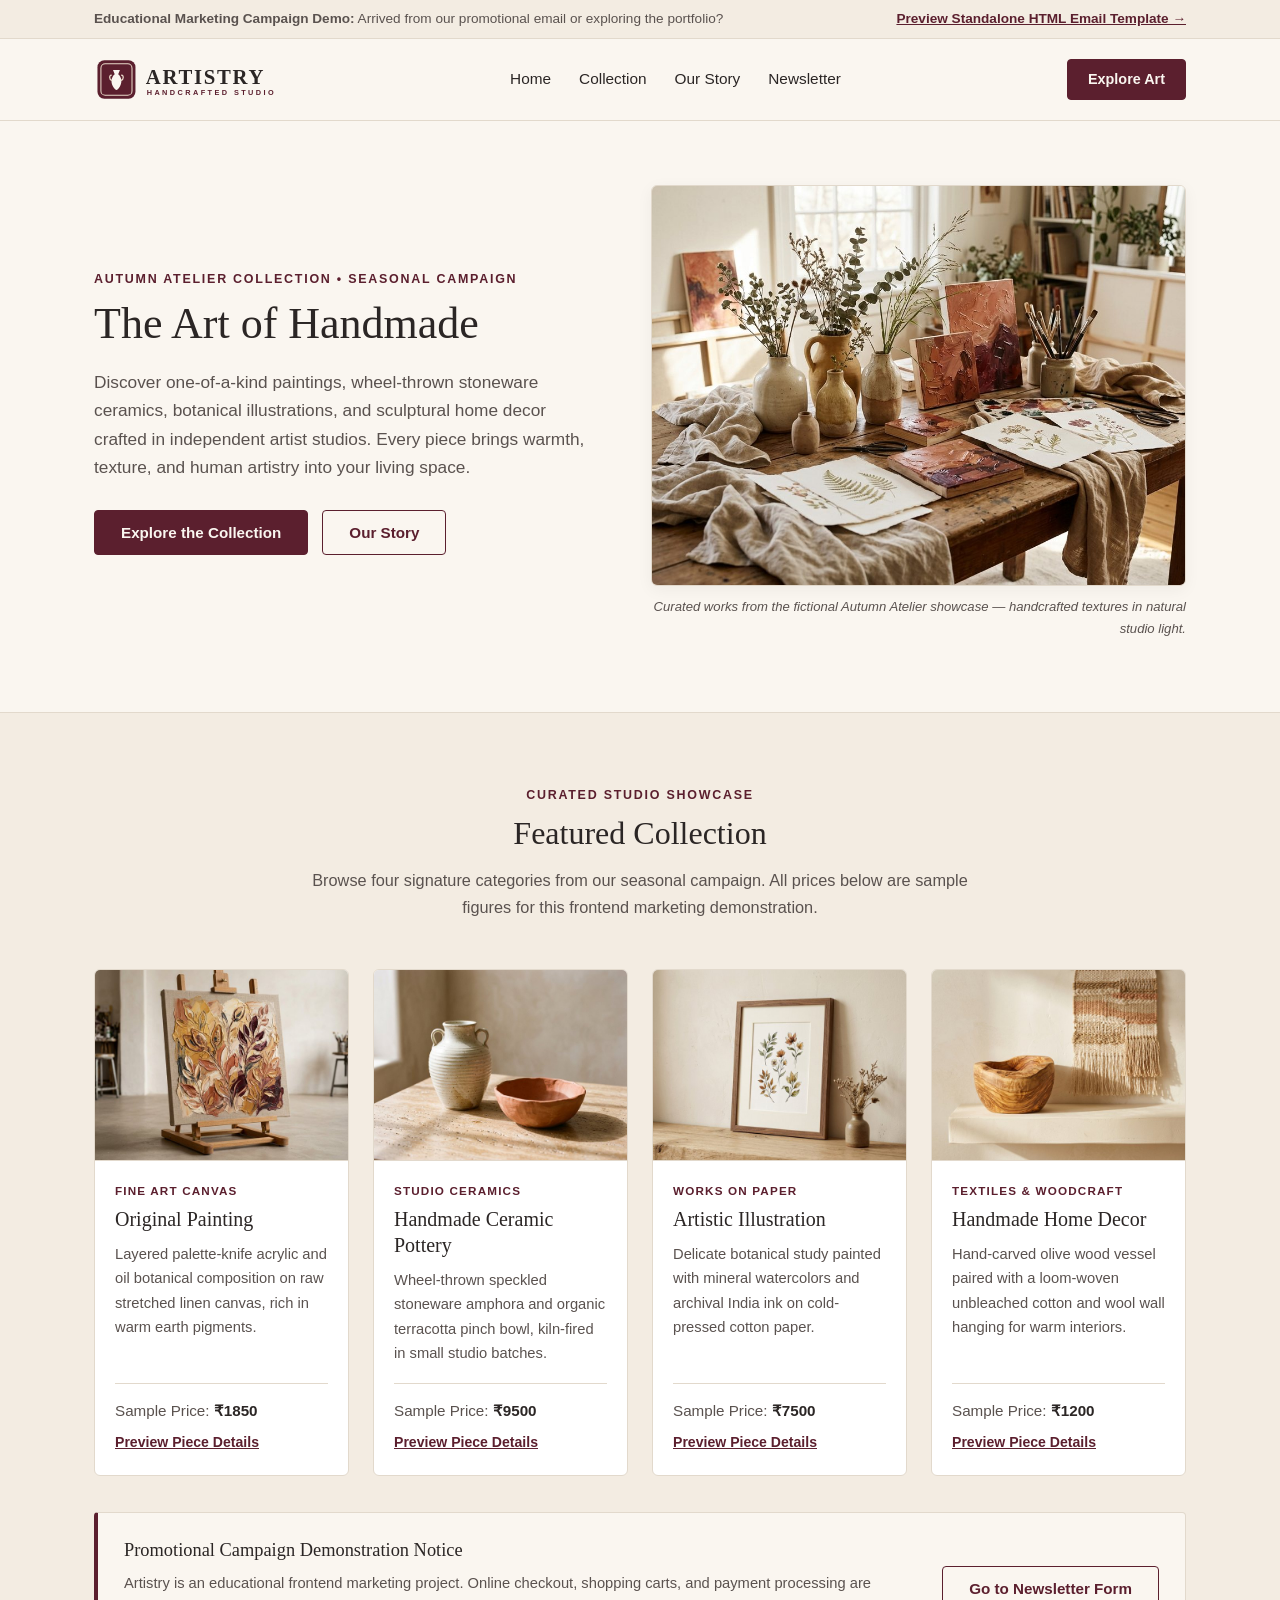
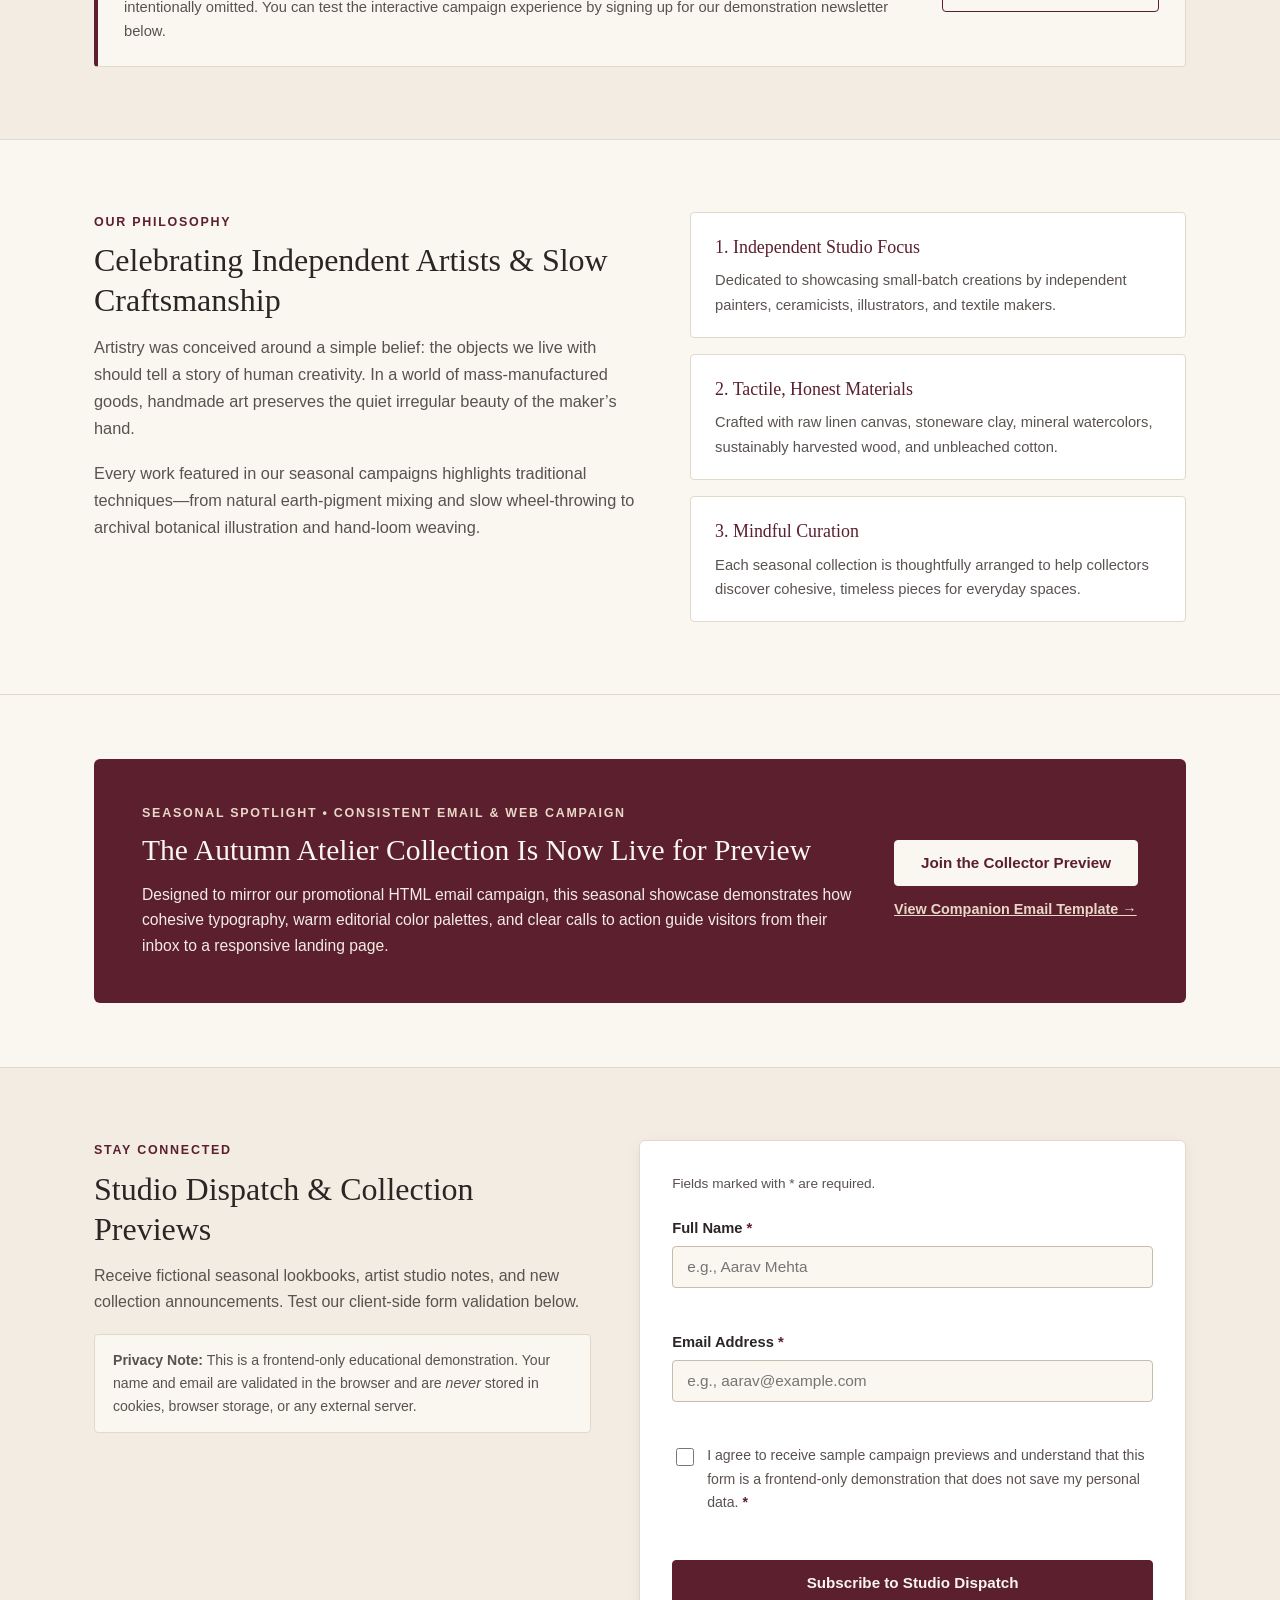
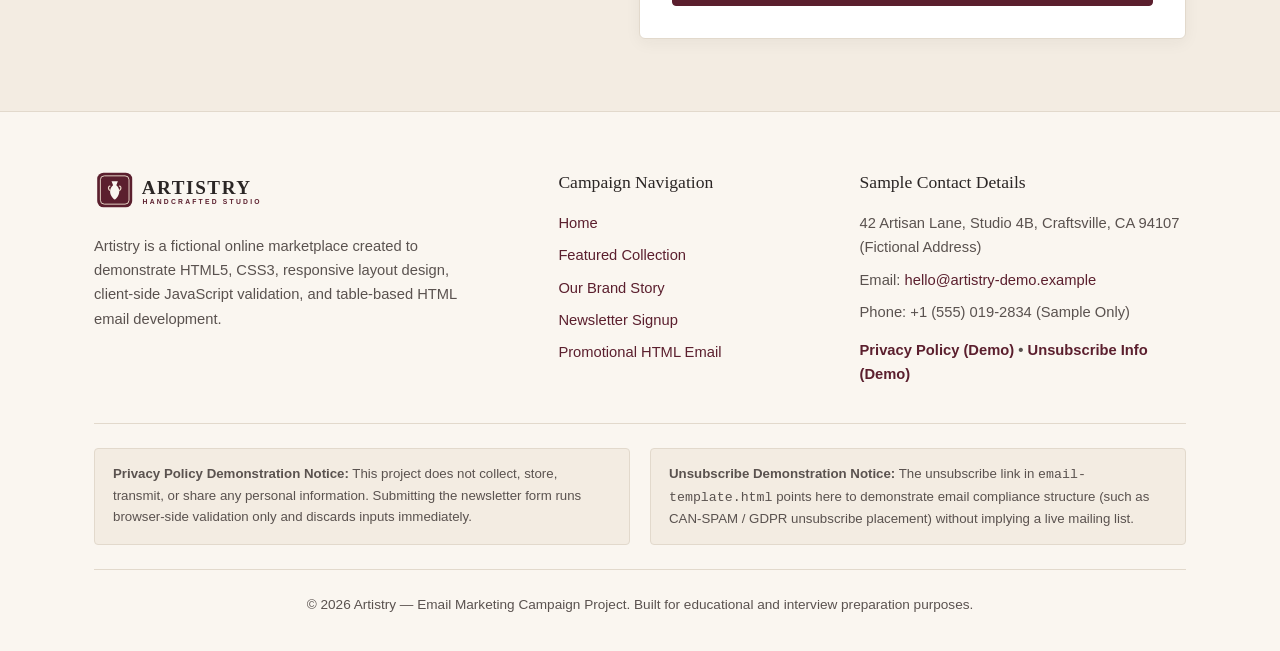
<file: index.html>
<!DOCTYPE html>
<html lang="en">
<head>
  <meta charset="UTF-8">
  <meta name="viewport" content="width=device-width, initial-scale=1.0">
  <meta name="description" content="Artistry — The Art of Handmade. A responsive marketing campaign landing page showcasing original paintings, ceramic pottery, botanical illustrations, and handcrafted home decor.">
  <title>Artistry &mdash; The Art of Handmade | Campaign Landing Page</title>
  <link rel="stylesheet" href="style.css">
</head>
<body>
  <!-- Accessible skip link for keyboard users -->
  <a href="#main-content" class="skip-link">Skip to main content</a>

  <!-- Top Campaign Demo Bar linking to the companion HTML Email Template -->
  <div class="demo-bar" role="region" aria-label="Project demonstration notice">
    <div class="container demo-bar-inner">
      <p class="demo-bar-text">
        <strong>Educational Marketing Campaign Demo:</strong> Arrived from our promotional email or exploring the portfolio?
      </p>
      <a href="email-template.html" class="demo-bar-link">Preview Standalone HTML Email Template &rarr;</a>
    </div>
  </div>

  <!-- A. HEADER AND NAVIGATION -->
  <header class="site-header" id="top">
    <div class="container header-inner">
      <a href="#home" class="brand-logo" aria-label="Artistry Home">
        <img src="assets/logo.svg" alt="Artistry — Handcrafted Studio" width="190" height="48">
      </a>

      <nav class="site-nav" aria-label="Primary navigation">
        <ul class="nav-list">
          <li><a href="#home" class="nav-link">Home</a></li>
          <li><a href="#collection" class="nav-link">Collection</a></li>
          <li><a href="#story" class="nav-link">Our Story</a></li>
          <li><a href="#newsletter" class="nav-link">Newsletter</a></li>
        </ul>
      </nav>

      <a href="#collection" class="btn btn-primary header-cta">Explore Art</a>
    </div>
  </header>

  <main id="main-content">
    <!-- B. HERO SECTION -->
    <section class="hero-section" id="home" aria-labelledby="hero-heading">
      <div class="container hero-grid">
        <div class="hero-content">
          <p class="eyebrow">Autumn Atelier Collection &bull; Seasonal Campaign</p>
          <h1 id="hero-heading" class="hero-title">The Art of Handmade</h1>
          <p class="hero-description">
            Discover one-of-a-kind paintings, wheel-thrown stoneware ceramics, botanical illustrations, and sculptural home decor crafted in independent artist studios. Every piece brings warmth, texture, and human artistry into your living space.
          </p>
          <div class="hero-actions">
            <a href="#collection" class="btn btn-primary">Explore the Collection</a>
            <a href="#story" class="btn btn-secondary">Our Story</a>
          </div>
        </div>

        <figure class="hero-figure">
          <img
            src="assets/images/hero-art.jpg"
            alt="Sunlit artist studio table arranged with handmade ceramic vases, textured oil paintings in terracotta and burgundy tones, and botanical watercolor studies"
            width="960"
            height="720"
            class="hero-image"
          >
          <figcaption class="hero-caption">
            Curated works from the fictional Autumn Atelier showcase &mdash; handcrafted textures in natural studio light.
          </figcaption>
        </figure>
      </div>
    </section>

    <!-- C. FEATURED COLLECTION -->
    <section class="collection-section" id="collection" aria-labelledby="collection-heading">
      <div class="container">
        <div class="section-header">
          <p class="eyebrow">Curated Studio Showcase</p>
          <h2 id="collection-heading" class="section-title">Featured Collection</h2>
          <p class="section-subtitle">
            Browse four signature categories from our seasonal campaign. All prices below are sample figures for this frontend marketing demonstration.
          </p>
        </div>

        <div class="product-grid">
          <!-- Product Card 1: Original Painting -->
          <article class="product-card">
            <div class="product-image-wrap">
              <img
                src="assets/images/painting.jpg"
                alt="Original impasto acrylic and oil painting on stretched linen canvas with warm ochre, terracotta, and burgundy botanical leaves"
                width="640"
                height="480"
                class="product-image"
              >
            </div>
            <div class="product-body">
              <span class="product-category">Fine Art Canvas</span>
              <h3 class="product-title">Original Painting</h3>
              <p class="product-description">
                Layered palette-knife acrylic and oil botanical composition on raw stretched linen canvas, rich in warm earth pigments.
              </p>
              <div class="product-footer">
                <p class="product-price" aria-label="Sample price 1850 dollars">
                  <span class="price-label">Sample Price:</span> ₹1850
                </p>
                <a
                  href="#demo-purchase-notice"
                  class="product-action"
                  data-product-name="Original Painting"
                  data-product-price="₹1850"
                >
                  Preview Piece Details
                </a>
              </div>
            </div>
          </article>

          <!-- Product Card 2: Handmade Ceramic Pottery -->
          <article class="product-card">
            <div class="product-image-wrap">
              <img
                src="assets/images/pottery.jpg"
                alt="Handmade wheel-thrown stoneware ceramic amphora vase with speckled cream glaze beside a raw terracotta artisan bowl"
                width="640"
                height="480"
                class="product-image"
              >
            </div>
            <div class="product-body">
              <span class="product-category">Studio Ceramics</span>
              <h3 class="product-title">Handmade Ceramic Pottery</h3>
              <p class="product-description">
                Wheel-thrown speckled stoneware amphora and organic terracotta pinch bowl, kiln-fired in small studio batches.
              </p>
              <div class="product-footer">
                <p class="product-price" aria-label="Sample price 9500 rupees ">
                  <span class="price-label">Sample Price:</span> ₹9500
                </p>
                <a
                  href="#demo-purchase-notice"
                  class="product-action"
                  data-product-name="Handmade Ceramic Pottery"
                  data-product-price="₹9500"
                >
                  Preview Piece Details
                </a>
              </div>
            </div>
          </article>

          <!-- Product Card 3: Artistic Illustration -->
          <article class="product-card">
            <div class="product-image-wrap">
              <img
                src="assets/images/illustration.jpg"
                alt="Hand-painted botanical ink and watercolor illustration print mounted in a warm walnut wood frame"
                width="640"
                height="480"
                class="product-image"
              >
            </div>
            <div class="product-body">
              <span class="product-category">Works on Paper</span>
              <h3 class="product-title">Artistic Illustration</h3>
              <p class="product-description">
                Delicate botanical study painted with mineral watercolors and archival India ink on cold-pressed cotton paper.
              </p>
              <div class="product-footer">
                <p class="product-price" aria-label="Sample price 75 dollars">
                  <span class="price-label">Sample Price:</span> ₹7500
                </p>
                <a
                  href="#demo-purchase-notice"
                  class="product-action"
                  data-product-name="Artistic Illustration"
                  data-product-price="₹7500"
                >
                  Preview Piece Details
                </a>
              </div>
            </div>
          </article>

          <!-- Product Card 4: Handmade Home Decor -->
          <article class="product-card">
            <div class="product-image-wrap">
              <img
                src="assets/images/handmade-decor.jpg"
                alt="Hand-carved olive wood sculptural bowl displayed beside a handwoven natural fiber wall tapestry on a warm cream shelf"
                width="640"
                height="480"
                class="product-image"
              >
            </div>
            <div class="product-body">
              <span class="product-category">Textiles &amp; Woodcraft</span>
              <h3 class="product-title">Handmade Home Decor</h3>
              <p class="product-description">
                Hand-carved olive wood vessel paired with a loom-woven unbleached cotton and wool wall hanging for warm interiors.
              </p>
              <div class="product-footer">
                <p class="product-price" aria-label="Sample price 1200 rupees">
                  <span class="price-label">Sample Price:</span> ₹1200
                </p>
                <a
                  href="#demo-purchase-notice"
                  class="product-action"
                  data-product-name="Handmade Home Decor"
                  data-product-price="₹1200"
                >
                  Preview Piece Details
                </a>
              </div>
            </div>
          </article>
        </div>

        <!-- Promotional Demo Notice for Product Actions (No Fake Checkout) -->
        <div
          id="demo-purchase-notice"
          class="demo-notice-box"
          role="region"
          aria-live="polite"
          aria-labelledby="demo-notice-heading"
          tabindex="-1"
        >
          <div class="demo-notice-content">
            <h3 id="demo-notice-heading" class="demo-notice-title">
              Promotional Campaign Demonstration Notice
            </h3>
            <p id="demo-notice-message" class="demo-notice-text">
              Artistry is an educational frontend marketing project. Online checkout, shopping carts, and payment processing are intentionally omitted. You can test the interactive campaign experience by signing up for our demonstration newsletter below.
            </p>
          </div>
          <a href="#newsletter" class="btn btn-secondary demo-notice-cta">Go to Newsletter Form</a>
        </div>
      </div>
    </section>

    <!-- D. BRAND STORY -->
    <section class="story-section" id="story" aria-labelledby="story-heading">
      <div class="container story-grid">
        <div class="story-narrative">
          <p class="eyebrow">Our Philosophy</p>
          <h2 id="story-heading" class="section-title">Celebrating Independent Artists &amp; Slow Craftsmanship</h2>
          <p class="story-paragraph">
            Artistry was conceived around a simple belief: the objects we live with should tell a story of human creativity. In a world of mass-manufactured goods, handmade art preserves the quiet irregular beauty of the maker&rsquo;s hand.
          </p>
          <p class="story-paragraph">
            Every work featured in our seasonal campaigns highlights traditional techniques&mdash;from natural earth-pigment mixing and slow wheel-throwing to archival botanical illustration and hand-loom weaving.
          </p>
        </div>

        <div class="story-pillars" aria-label="Core craftsmanship values">
          <div class="pillar-card">
            <h3 class="pillar-title">1. Independent Studio Focus</h3>
            <p class="pillar-text">
              Dedicated to showcasing small-batch creations by independent painters, ceramicists, illustrators, and textile makers.
            </p>
          </div>
          <div class="pillar-card">
            <h3 class="pillar-title">2. Tactile, Honest Materials</h3>
            <p class="pillar-text">
              Crafted with raw linen canvas, stoneware clay, mineral watercolors, sustainably harvested wood, and unbleached cotton.
            </p>
          </div>
          <div class="pillar-card">
            <h3 class="pillar-title">3. Mindful Curation</h3>
            <p class="pillar-text">
              Each seasonal collection is thoughtfully arranged to help collectors discover cohesive, timeless pieces for everyday spaces.
            </p>
          </div>
        </div>
      </div>
    </section>

    <!-- E. CAMPAIGN PROMOTION -->
    <section class="campaign-banner-section" id="campaign-promo" aria-labelledby="campaign-promo-heading">
      <div class="container">
        <div class="campaign-banner">
          <div class="campaign-banner-text">
            <p class="campaign-eyebrow">Seasonal Spotlight &bull; Consistent Email &amp; Web Campaign</p>
            <h2 id="campaign-promo-heading" class="campaign-title">
              The Autumn Atelier Collection Is Now Live for Preview
            </h2>
            <p class="campaign-description">
              Designed to mirror our promotional HTML email campaign, this seasonal showcase demonstrates how cohesive typography, warm editorial color palettes, and clear calls to action guide visitors from their inbox to a responsive landing page.
            </p>
          </div>
          <div class="campaign-banner-actions">
            <a href="#newsletter" class="btn btn-light">Join the Collector Preview</a>
            <a href="email-template.html" class="campaign-email-link">View Companion Email Template &rarr;</a>
          </div>
        </div>
      </div>
    </section>

    <!-- F. NEWSLETTER SIGNUP -->
    <section class="newsletter-section" id="newsletter" aria-labelledby="newsletter-heading">
      <div class="container newsletter-container">
        <div class="newsletter-intro">
          <p class="eyebrow">Stay Connected</p>
          <h2 id="newsletter-heading" class="section-title">Studio Dispatch &amp; Collection Previews</h2>
          <p class="newsletter-description">
            Receive fictional seasonal lookbooks, artist studio notes, and new collection announcements. Test our client-side form validation below.
          </p>
          <p class="privacy-reassurance">
            <strong>Privacy Note:</strong> This is a frontend-only educational demonstration. Your name and email are validated in the browser and are <em>never</em> stored in cookies, browser storage, or any external server.
          </p>
        </div>

        <form id="newsletter-form" class="newsletter-form" novalidate aria-describedby="newsletter-form-note">
          <p id="newsletter-form-note" class="form-required-note">
            Fields marked with <span aria-hidden="true">*</span><span class="sr-only">an asterisk</span> are required.
          </p>

          <!-- Name Field -->
          <div class="form-group">
            <label for="subscriber-name" class="form-label">
              Full Name <span class="required-star" aria-hidden="true">*</span>
            </label>
            <input
              type="text"
              id="subscriber-name"
              name="subscriberName"
              class="form-input"
              placeholder="e.g., Aarav Mehta"
              required
              autocomplete="name"
              aria-describedby="name-error"
            >
            <p id="name-error" class="field-error" role="alert" aria-live="polite"></p>
          </div>

          <!-- Email Field -->
          <div class="form-group">
            <label for="subscriber-email" class="form-label">
              Email Address <span class="required-star" aria-hidden="true">*</span>
            </label>
            <input
              type="email"
              id="subscriber-email"
              name="subscriberEmail"
              class="form-input"
              placeholder="e.g., aarav@example.com"
              required
              autocomplete="email"
              aria-describedby="email-error"
            >
            <p id="email-error" class="field-error" role="alert" aria-live="polite"></p>
          </div>

          <!-- Consent Checkbox -->
          <div class="form-group checkbox-group">
            <div class="checkbox-row">
              <input
                type="checkbox"
                id="subscriber-consent"
                name="subscriberConsent"
                class="form-checkbox"
                required
                aria-describedby="consent-error"
              >
              <label for="subscriber-consent" class="checkbox-label">
                I agree to receive sample campaign previews and understand that this form is a frontend-only demonstration that does not save my personal data. <span class="required-star" aria-hidden="true">*</span>
              </label>
            </div>
            <p id="consent-error" class="field-error" role="alert" aria-live="polite"></p>
          </div>

          <button type="submit" class="btn btn-primary form-submit-btn">
            Subscribe to Studio Dispatch
          </button>

          <!-- Accessible Feedback Area for Validation and Success Messages -->
          <div
            id="form-feedback"
            class="form-feedback"
            role="status"
            aria-live="polite"
            tabindex="-1"
            hidden
          ></div>
        </form>
      </div>
    </section>
  </main>

  <!-- G. FOOTER -->
  <footer class="site-footer" id="footer">
    <div class="container">
      <div class="footer-grid">
        <!-- Brand Info -->
        <div class="footer-brand">
          <a href="#home" class="footer-logo-link">
            <img src="assets/logo.svg" alt="Artistry — Handcrafted Studio" width="175" height="44">
          </a>
          <p class="footer-description">
            Artistry is a fictional online marketplace created to demonstrate HTML5, CSS3, responsive layout design, client-side JavaScript validation, and table-based HTML email development.
          </p>
        </div>

        <!-- Quick Navigation Links -->
        <div class="footer-links">
          <h3 class="footer-heading">Campaign Navigation</h3>
          <ul class="footer-list">
            <li><a href="#home">Home</a></li>
            <li><a href="#collection">Featured Collection</a></li>
            <li><a href="#story">Our Brand Story</a></li>
            <li><a href="#newsletter">Newsletter Signup</a></li>
            <li><a href="email-template.html">Promotional HTML Email</a></li>
          </ul>
        </div>

        <!-- Fictional Contact & Demo Policies -->
        <div class="footer-contact">
          <h3 class="footer-heading">Sample Contact Details</h3>
          <p class="footer-contact-item">
            42 Artisan Lane, Studio 4B, Craftsville, CA 94107 (Fictional Address)
          </p>
          <p class="footer-contact-item">
            Email: <a href="mailto:hello@artistry-demo.example">hello@artistry-demo.example</a>
          </p>
          <p class="footer-contact-item">
            Phone: +1 (555) 019-2834 (Sample Only)
          </p>
          <p class="footer-policy-links">
            <a href="#privacy-demo">Privacy Policy (Demo)</a> &bull;
            <a href="#unsubscribe-demo">Unsubscribe Info (Demo)</a>
          </p>
        </div>
      </div>

      <!-- Demonstration Policy Anchors (Targets for Footer & Email Template Links) -->
      <div class="footer-demo-notes">
        <div id="privacy-demo" class="footer-note-card">
          <strong>Privacy Policy Demonstration Notice:</strong> This project does not collect, store, transmit, or share any personal information. Submitting the newsletter form runs browser-side validation only and discards inputs immediately.
        </div>
        <div id="unsubscribe-demo" class="footer-note-card">
          <strong>Unsubscribe Demonstration Notice:</strong> The unsubscribe link in <code>email-template.html</code> points here to demonstrate email compliance structure (such as CAN-SPAM / GDPR unsubscribe placement) without implying a live mailing list.
        </div>
      </div>

      <div class="footer-bottom">
        <p class="copyright">
          &copy; 2026 Artistry &mdash; Email Marketing Campaign Project. Built for educational and interview preparation purposes.
        </p>
      </div>
    </div>
  </footer>

  <script src="script.js"></script>
</body>
</html>
</file>
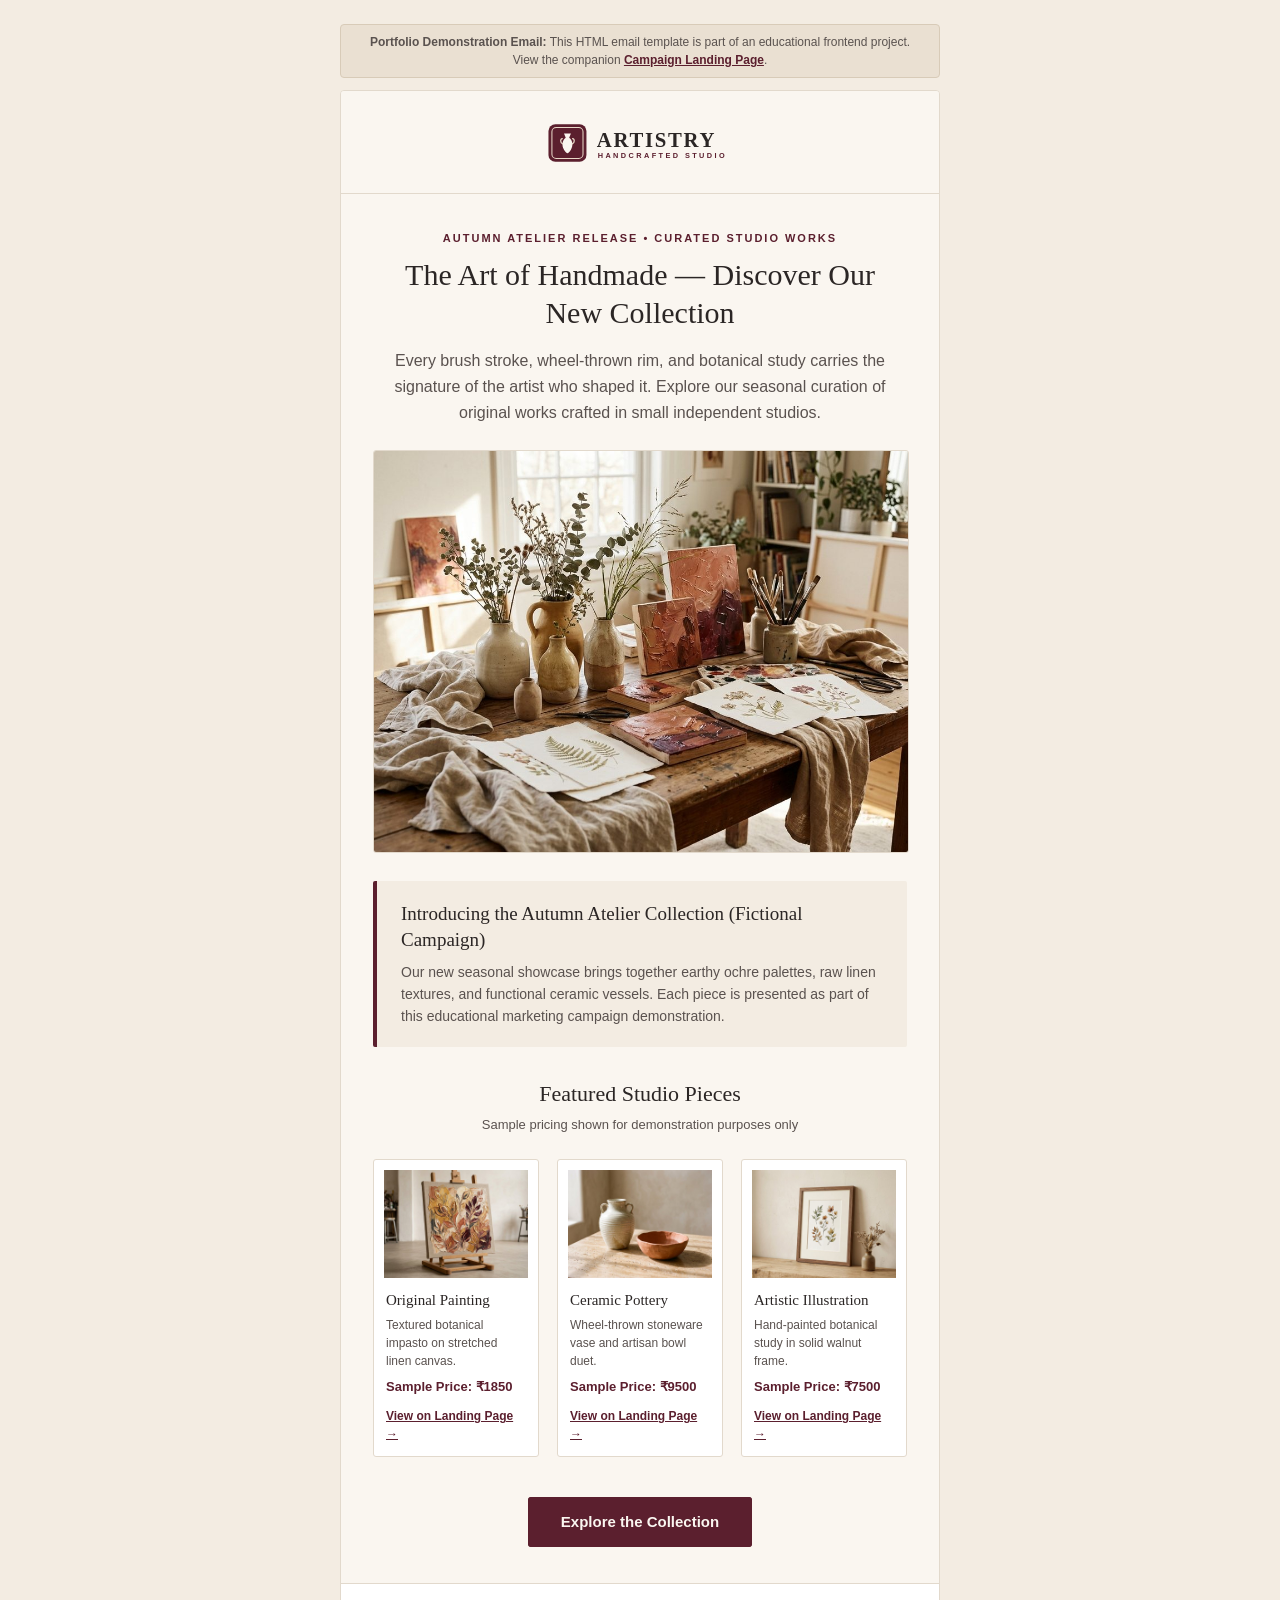
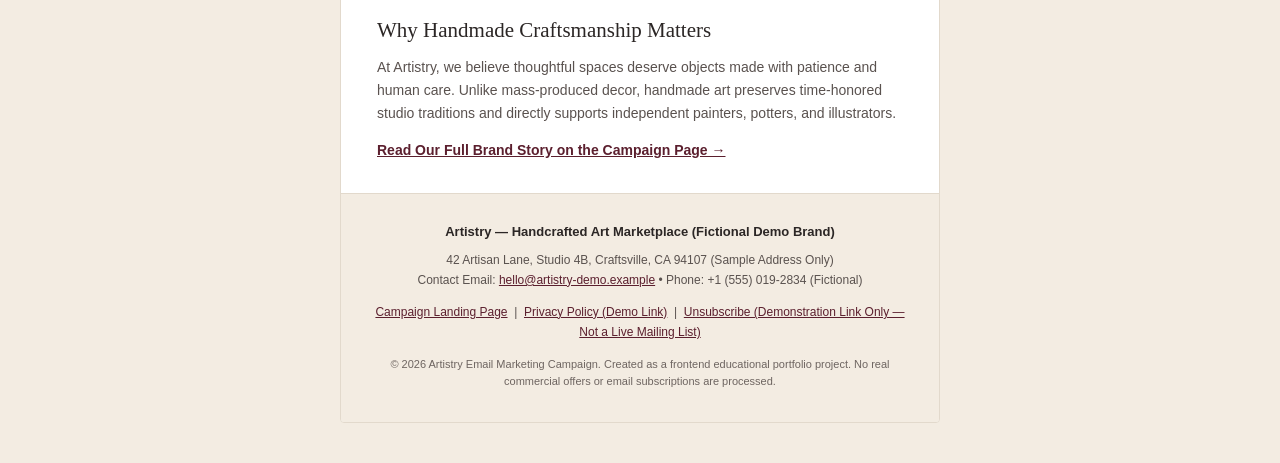
<file: email-template.html>
<!DOCTYPE html>
<html lang="en">
<head>
  <meta charset="UTF-8">
  <meta name="viewport" content="width=device-width, initial-scale=1.0">
  <meta http-equiv="X-UA-Compatible" content="IE=edge">
  <title>The Art of Handmade &mdash; Discover Our New Collection | Artistry (Demo Email)</title>
  <!--
    ARTISTRY PROMOTIONAL HTML EMAIL TEMPLATE (EDUCATIONAL DEMONSTRATION)
  -->
  <style type="text/css">
    /* Client-specific resets for email rendering consistency */
    body, table, td, a {
      -webkit-text-size-adjust: 100%;
      -ms-text-size-adjust: 100%;
    }
    table, td {
      mso-table-lspace: 0pt;
      mso-table-rspace: 0pt;
    }
    img {
      -ms-interpolation-mode: bicubic;
      border: 0;
      height: auto;
      line-height: 100%;
      outline: none;
      text-decoration: none;
    }
    body {
      margin: 0 !important;
      padding: 0 !important;
      width: 100% !important;
      background-color: #F3ECE2;
    }
    /* Progressive enhancement for mobile screens (620px and below) */
    @media only screen and (max-width: 620px) {
      .email-container {
        width: 100% !important;
        max-width: 100% !important;
      }
      .mobile-padding {
        padding-left: 20px !important;
        padding-right: 20px !important;
      }
      .product-column {
        display: block !important;
        width: 100% !important;
        max-width: 100% !important;
        padding-left: 0 !important;
        padding-right: 0 !important;
        padding-bottom: 24px !important;
      }
      .hero-heading {
        font-size: 26px !important;
        line-height: 34px !important;
      }
    }
  </style>
</head>
<body style="margin: 0; padding: 0; background-color: #F3ECE2; font-family: 'Segoe UI', Roboto, 'Helvetica Neue', Arial, sans-serif; color: #2B2625;">

  <!-- 1. HIDDEN PREHEADER TEXT: Shown in inbox preview next to subject line -->
  <div style="display: none; font-size: 1px; color: #F3ECE2; line-height: 1px; max-height: 0px; max-width: 0px; opacity: 0; overflow: hidden; mso-hide: all;">
    The Art of Handmade &mdash; Explore our new Autumn Atelier Collection of original paintings, stoneware pottery, and botanical illustrations. &zwnj;&nbsp;&zwnj;&nbsp;&zwnj;&nbsp;&zwnj;&nbsp;&zwnj;&nbsp;&zwnj;&nbsp;&zwnj;&nbsp;&zwnj;&nbsp;&zwnj;&nbsp;&zwnj;&nbsp;
  </div>

  <!-- Outer Full-Width Background Wrapper Table -->
  <table role="presentation" width="100%" cellpadding="0" cellspacing="0" border="0" style="background-color: #F3ECE2; width: 100%; margin: 0; padding: 0;">
    <tr>
      <td align="center" style="padding: 24px 12px 40px 12px;">

        <!-- Top Demonstration Banner (Clarifies this is a portfolio demo email) -->
        <table role="presentation" class="email-container" width="600" cellpadding="0" cellspacing="0" border="0" style="width: 100%; max-width: 600px; margin: 0 auto 12px auto;">
          <tr>
            <td align="center" style="padding: 8px 16px; background-color: #EAE0D2; border: 1px solid #D8CBB8; border-radius: 4px; font-family: 'Segoe UI', Roboto, Arial, sans-serif; font-size: 12px; line-height: 18px; color: #5A524F;">
              <strong>Portfolio Demonstration Email:</strong> This HTML email template is part of an educational frontend project. View the companion <a href="index.html" style="color: #5B1F2E; text-decoration: underline; font-weight: 600;">Campaign Landing Page</a>.
            </td>
          </tr>
        </table>

        <!-- 2. CENTERED EMAIL CONTAINER (Max Width: 600px) -->
        <table role="presentation" class="email-container" width="600" cellpadding="0" cellspacing="0" border="0" style="width: 100%; max-width: 600px; margin: 0 auto; background-color: #FAF6F0; border: 1px solid #E2D9CC; border-radius: 4px; overflow: hidden;">

          <!-- 3. BRAND LOGO / WORDMARK HEADER -->
          <tr>
            <td align="center" style="padding: 28px 32px 22px 32px; background-color: #FAF6F0; border-bottom: 1px solid #E2D9CC;">
              <a href="index.html" style="text-decoration: none; color: #2B2625; display: inline-block;">
                <img src="assets/logo.svg" alt="Artistry &mdash; Handcrafted Studio Marketplace" width="190" height="48" style="display: block; width: 190px; max-width: 100%; height: auto; border: 0; font-family: Georgia, serif; font-size: 22px; font-weight: bold; color: #5B1F2E;">
              </a>
            </td>
          </tr>

          <!-- 4. PROMOTIONAL HEADLINE & INTRODUCTORY MESSAGE -->
          <tr>
            <td class="mobile-padding" align="center" style="padding: 36px 36px 24px 36px; background-color: #FAF6F0;">
              <p style="margin: 0 0 10px 0; font-family: 'Segoe UI', Roboto, Arial, sans-serif; font-size: 11px; line-height: 16px; font-weight: 700; letter-spacing: 2px; text-transform: uppercase; color: #5B1F2E;">
                Autumn Atelier Release &bull; Curated Studio Works
              </p>
              <h1 class="hero-heading" style="margin: 0 0 16px 0; font-family: Georgia, 'Times New Roman', Times, serif; font-size: 30px; line-height: 38px; font-weight: normal; color: #2B2625;">
                The Art of Handmade &mdash; Discover Our New Collection
              </h1>
              <p style="margin: 0; font-family: 'Segoe UI', Roboto, Arial, sans-serif; font-size: 16px; line-height: 26px; color: #5A524F;">
                Every brush stroke, wheel-thrown rim, and botanical study carries the signature of the artist who shaped it. Explore our seasonal curation of original works crafted in small independent studios.
              </p>
            </td>
          </tr>

          <!-- 5. LARGE HERO ARTWORK IMAGE -->
          <tr>
            <td class="mobile-padding" align="center" style="padding: 0 32px 28px 32px; background-color: #FAF6F0;">
              <a href="index.html#collection" style="text-decoration: none; display: block;">
                <img src="assets/images/hero-art.jpg" alt="Sunlit artist studio table displaying handmade stoneware ceramic vases, textured terracotta oil paintings, and botanical watercolor illustrations" width="536" height="402" style="display: block; width: 100%; max-width: 536px; height: auto; border: 1px solid #E2D9CC; border-radius: 3px; background-color: #EAE0D2; color: #2B2625; font-family: Georgia, serif; font-size: 14px;">
              </a>
            </td>
          </tr>

          <!-- 6. SHORT CAMPAIGN ANNOUNCEMENT -->
          <tr>
            <td class="mobile-padding" style="padding: 0 32px 32px 32px; background-color: #FAF6F0;">
              <table role="presentation" width="100%" cellpadding="0" cellspacing="0" border="0" style="background-color: #F3ECE2; border-left: 4px solid #5B1F2E; border-radius: 2px;">
                <tr>
                  <td style="padding: 20px 24px;">
                    <h2 style="margin: 0 0 8px 0; font-family: Georgia, 'Times New Roman', Times, serif; font-size: 19px; line-height: 26px; font-weight: normal; color: #2B2625;">
                      Introducing the Autumn Atelier Collection (Fictional Campaign)
                    </h2>
                    <p style="margin: 0; font-family: 'Segoe UI', Roboto, Arial, sans-serif; font-size: 14px; line-height: 22px; color: #5A524F;">
                      Our new seasonal showcase brings together earthy ochre palettes, raw linen textures, and functional ceramic vessels. Each piece is presented as part of this educational marketing campaign demonstration.
                    </p>
                  </td>
                </tr>
              </table>
            </td>
          </tr>

          <!-- 7. THREE FEATURED PRODUCTS (TABLE-BASED COLUMNS) -->
          <tr>
            <td class="mobile-padding" style="padding: 0 32px 12px 32px; background-color: #FAF6F0;">
              <h2 align="center" style="margin: 0 0 6px 0; font-family: Georgia, 'Times New Roman', Times, serif; font-size: 22px; line-height: 30px; font-weight: normal; color: #2B2625; text-align: center;">
                Featured Studio Pieces
              </h2>
              <p align="center" style="margin: 0 0 24px 0; font-family: 'Segoe UI', Roboto, Arial, sans-serif; font-size: 13px; line-height: 20px; color: #5A524F; text-align: center;">
                Sample pricing shown for demonstration purposes only
              </p>

              <!-- 3-Column Presentation Table -->
              <table role="presentation" width="100%" cellpadding="0" cellspacing="0" border="0">
                <tr>
                  <!-- Product Column 1: Painting -->
                  <td class="product-column" width="31%" valign="top" style="width: 31%; padding-right: 12px; padding-bottom: 20px;">
                    <table role="presentation" width="100%" cellpadding="0" cellspacing="0" border="0" style="background-color: #FFFFFF; border: 1px solid #E2D9CC; border-radius: 3px;">
                      <tr>
                        <td align="center" style="padding: 10px 10px 0 10px;">
                          <a href="index.html#collection" style="text-decoration: none;">
                            <img src="assets/images/painting.jpg" alt="Original impasto acrylic and oil painting with warm ochre and burgundy botanical forms on linen canvas" width="148" height="111" style="display: block; width: 100%; max-width: 100%; height: auto; border: 0;">
                          </a>
                        </td>
                      </tr>
                      <tr>
                        <td style="padding: 12px 12px 14px 12px;">
                          <h3 style="margin: 0 0 6px 0; font-family: Georgia, 'Times New Roman', Times, serif; font-size: 15px; line-height: 20px; font-weight: normal; color: #2B2625;">
                            Original Painting
                          </h3>
                          <p style="margin: 0 0 8px 0; font-family: 'Segoe UI', Roboto, Arial, sans-serif; font-size: 12px; line-height: 18px; color: #5A524F;">
                            Textured botanical impasto on stretched linen canvas.
                          </p>
                          <p style="margin: 0 0 10px 0; font-family: 'Segoe UI', Roboto, Arial, sans-serif; font-size: 13px; line-height: 18px; font-weight: 700; color: #5B1F2E;">
                            Sample Price: ₹1850
                          </p>
                          <a href="index.html#collection" style="font-family: 'Segoe UI', Roboto, Arial, sans-serif; font-size: 12px; font-weight: 600; color: #5B1F2E; text-decoration: underline;">
                            View on Landing Page &rarr;
                          </a>
                        </td>
                      </tr>
                    </table>
                  </td>

                  <!-- Product Column 2: Pottery -->
                  <td class="product-column" width="31%" valign="top" style="width: 31%; padding-left: 6px; padding-right: 6px; padding-bottom: 20px;">
                    <table role="presentation" width="100%" cellpadding="0" cellspacing="0" border="0" style="background-color: #FFFFFF; border: 1px solid #E2D9CC; border-radius: 3px;">
                      <tr>
                        <td align="center" style="padding: 10px 10px 0 10px;">
                          <a href="index.html#collection" style="text-decoration: none;">
                            <img src="assets/images/pottery.jpg" alt="Handmade wheel-thrown stoneware ceramic amphora vase and terracotta bowl" width="148" height="111" style="display: block; width: 100%; max-width: 100%; height: auto; border: 0;">
                          </a>
                        </td>
                      </tr>
                      <tr>
                        <td style="padding: 12px 12px 14px 12px;">
                          <h3 style="margin: 0 0 6px 0; font-family: Georgia, 'Times New Roman', Times, serif; font-size: 15px; line-height: 20px; font-weight: normal; color: #2B2625;">
                            Ceramic Pottery
                          </h3>
                          <p style="margin: 0 0 8px 0; font-family: 'Segoe UI', Roboto, Arial, sans-serif; font-size: 12px; line-height: 18px; color: #5A524F;">
                            Wheel-thrown stoneware vase and artisan bowl duet.
                          </p>
                          <p style="margin: 0 0 10px 0; font-family: 'Segoe UI', Roboto, Arial, sans-serif; font-size: 13px; line-height: 18px; font-weight: 700; color: #5B1F2E;">
                            Sample Price: ₹9500
                          </p>
                          <a href="index.html#collection" style="font-family: 'Segoe UI', Roboto, Arial, sans-serif; font-size: 12px; font-weight: 600; color: #5B1F2E; text-decoration: underline;">
                            View on Landing Page &rarr;
                          </a>
                        </td>
                      </tr>
                    </table>
                  </td>

                  <!-- Product Column 3: Illustration -->
                  <td class="product-column" width="31%" valign="top" style="width: 31%; padding-left: 12px; padding-bottom: 20px;">
                    <table role="presentation" width="100%" cellpadding="0" cellspacing="0" border="0" style="background-color: #FFFFFF; border: 1px solid #E2D9CC; border-radius: 3px;">
                      <tr>
                        <td align="center" style="padding: 10px 10px 0 10px;">
                          <a href="index.html#collection" style="text-decoration: none;">
                            <img src="assets/images/illustration.jpg" alt="Framed botanical ink and watercolor illustration print on archival cotton paper" width="148" height="111" style="display: block; width: 100%; max-width: 100%; height: auto; border: 0;">
                          </a>
                        </td>
                      </tr>
                      <tr>
                        <td style="padding: 12px 12px 14px 12px;">
                          <h3 style="margin: 0 0 6px 0; font-family: Georgia, 'Times New Roman', Times, serif; font-size: 15px; line-height: 20px; font-weight: normal; color: #2B2625;">
                            Artistic Illustration
                          </h3>
                          <p style="margin: 0 0 8px 0; font-family: 'Segoe UI', Roboto, Arial, sans-serif; font-size: 12px; line-height: 18px; color: #5A524F;">
                            Hand-painted botanical study in solid walnut frame.
                          </p>
                          <p style="margin: 0 0 10px 0; font-family: 'Segoe UI', Roboto, Arial, sans-serif; font-size: 13px; line-height: 18px; font-weight: 700; color: #5B1F2E;">
                            Sample Price: ₹7500
                          </p>
                          <a href="index.html#collection" style="font-family: 'Segoe UI', Roboto, Arial, sans-serif; font-size: 12px; font-weight: 600; color: #5B1F2E; text-decoration: underline;">
                            View on Landing Page &rarr;
                          </a>
                        </td>
                      </tr>
                    </table>
                  </td>
                </tr>
              </table>
            </td>
          </tr>

          <!-- 8. PROMINENT CALL-TO-ACTION (CTA) BUTTON -->
          <!--
            Note on URL: Uses relative URL "index.html#collection" for local testing.
            In a deployed production email campaign, replace "index.html#collection"
            with an absolute URL such as "https://your-domain.example.com/index.html#collection".
          -->
          <tr>
            <td class="mobile-padding" align="center" style="padding: 8px 32px 36px 32px; background-color: #FAF6F0; border-bottom: 1px solid #E2D9CC;">
              <table role="presentation" cellpadding="0" cellspacing="0" border="0">
                <tr>
                  <td align="center" bgcolor="#5B1F2E" style="background-color: #5B1F2E; border-radius: 3px;">
                    <a href="index.html#collection" style="display: inline-block; padding: 14px 32px; font-family: 'Segoe UI', Roboto, Arial, sans-serif; font-size: 15px; line-height: 20px; font-weight: 600; color: #FAF6F0; text-decoration: none; border: 1px solid #5B1F2E; border-radius: 3px;">
                      Explore the Collection
                    </a>
                  </td>
                </tr>
              </table>
            </td>
          </tr>

          <!-- 9. SHORT BRAND STORY SECTION -->
          <tr>
            <td class="mobile-padding" style="padding: 32px 36px; background-color: #FFFFFF; border-bottom: 1px solid #E2D9CC;">
              <h2 style="margin: 0 0 12px 0; font-family: Georgia, 'Times New Roman', Times, serif; font-size: 21px; line-height: 28px; font-weight: normal; color: #2B2625;">
                Why Handmade Craftsmanship Matters
              </h2>
              <p style="margin: 0 0 14px 0; font-family: 'Segoe UI', Roboto, Arial, sans-serif; font-size: 14px; line-height: 23px; color: #5A524F;">
                At Artistry, we believe thoughtful spaces deserve objects made with patience and human care. Unlike mass-produced decor, handmade art preserves time-honored studio traditions and directly supports independent painters, potters, and illustrators.
              </p>
              <p style="margin: 0; font-family: 'Segoe UI', Roboto, Arial, sans-serif; font-size: 14px; line-height: 22px;">
                <a href="index.html#story" style="color: #5B1F2E; font-weight: 600; text-decoration: underline;">
                  Read Our Full Brand Story on the Campaign Page &rarr;
                </a>
              </p>
            </td>
          </tr>

          <!-- 10, 11, 12. FOOTER: FICTIONAL CONTACT INFO, PRIVACY/UNSUBSCRIBE DEMO LINKS, COPYRIGHT -->
          <tr>
            <td class="mobile-padding" align="center" style="padding: 28px 32px 32px 32px; background-color: #F3ECE2; font-family: 'Segoe UI', Roboto, Arial, sans-serif; font-size: 12px; line-height: 20px; color: #5A524F;">
              <p style="margin: 0 0 8px 0; font-weight: 700; color: #2B2625; font-size: 13px;">
                Artistry &mdash; Handcrafted Art Marketplace (Fictional Demo Brand)
              </p>
              <p style="margin: 0 0 12px 0;">
                42 Artisan Lane, Studio 4B, Craftsville, CA 94107 (Sample Address Only)<br>
                Contact Email: <a href="mailto:hello@artistry-demo.example" style="color: #5B1F2E; text-decoration: underline;">hello@artistry-demo.example</a> &bull; Phone: +1 (555) 019-2834 (Fictional)
              </p>
              <p style="margin: 0 0 14px 0;">
                <a href="index.html" style="color: #5B1F2E; text-decoration: underline;">Campaign Landing Page</a> &nbsp;|&nbsp;
                <a href="index.html#privacy-demo" style="color: #5B1F2E; text-decoration: underline;">Privacy Policy (Demo Link)</a> &nbsp;|&nbsp;
                <a href="index.html#unsubscribe-demo" style="color: #5B1F2E; text-decoration: underline;">Unsubscribe (Demonstration Link Only &mdash; Not a Live Mailing List)</a>
              </p>
              <p style="margin: 0; font-size: 11px; line-height: 17px; color: #6E6561;">
                &copy; 2026 Artistry Email Marketing Campaign. Created as a frontend educational portfolio project. No real commercial offers or email subscriptions are processed.
              </p>
            </td>
          </tr>

        </table>
        <!-- End Centered 600px Email Container -->

      </td>
    </tr>
  </table>
</body>
</html>
</file>
<file: style.css>
/* ==========================================================================
   ARTISTRY — EMAIL MARKETING CAMPAIGN LANDING PAGE STYLES (style.css)
   ==========================================================================
   Design Direction:
   - Warm ivory background (#FAF6F0) and warm sand secondary surface (#F3ECE2)
   - Deep burgundy primary accent (#5B1F2E) and dark plum hover (#421520)
   - Charcoal primary text (#2B2625) and muted stone secondary text (#5A524F)
   - Subtle neutral borders (#E2D9CC)
   - Editorial serif headings (Georgia) paired with clean sans-serif body text
   ========================================================================== */

/* 1. CSS Variables (Custom Properties) for easy consistency and maintenance */
:root {
  --bg-ivory: #FAF6F0;
  --bg-sand: #F3ECE2;
  --bg-white: #FFFFFF;
  --accent-burgundy: #5B1F2E;
  --accent-burgundy-dark: #421520;
  --accent-burgundy-soft: #F6ECEF;
  --text-charcoal: #2B2625;
  --text-muted: #5A524F;
  --border-neutral: #E2D9CC;
  --error-red: #9E2A2B;
  --error-bg: #FDF2F2;
  --success-green: #1E5631;
  --success-bg: #EDF7ED;
  --font-serif: Georgia, "Times New Roman", Times, serif;
  --font-sans: "Segoe UI", Roboto, "Helvetica Neue", Arial, sans-serif;
  --max-width: 1140px;
  --radius-sm: 4px;
  --radius-md: 6px;
  --shadow-subtle: 0 4px 16px rgba(43, 38, 37, 0.05);
}

/* 2. Universal Box-Sizing Reset & Base Typography */
*,
*::before,
*::after {
  box-sizing: border-box;
}

html {
  scroll-behavior: smooth;
  font-size: 16px;
}

body {
  margin: 0;
  padding: 0;
  background-color: var(--bg-ivory);
  color: var(--text-charcoal);
  font-family: var(--font-sans);
  line-height: 1.65;
  -webkit-font-smoothing: antialiased;
}

img {
  max-width: 100%;
  height: auto;
  display: block;
}

/* 3. Accessibility Helpers & Visible Keyboard Focus Styles */
.skip-link {
  position: absolute;
  top: -100px;
  left: 16px;
  background-color: var(--accent-burgundy);
  color: var(--bg-ivory);
  padding: 10px 16px;
  text-decoration: none;
  font-weight: 600;
  border-radius: var(--radius-sm);
  z-index: 1000;
}

.skip-link:focus {
  top: 12px;
}

.sr-only {
  position: absolute;
  width: 1px;
  height: 1px;
  padding: 0;
  margin: -1px;
  overflow: hidden;
  clip: rect(0, 0, 0, 0);
  white-space: nowrap;
  border: 0;
}

a:focus-visible,
button:focus-visible,
input:focus-visible,
[tabindex="-1"]:focus-visible {
  outline: 3px solid var(--accent-burgundy);
  outline-offset: 3px;
}

/* 4. Reusable Layout Container & Typography Utilities */
.container {
  width: 100%;
  max-width: var(--max-width);
  margin: 0 auto;
  padding: 0 24px;
}

.eyebrow {
  margin: 0 0 8px 0;
  font-size: 0.78rem;
  font-weight: 700;
  letter-spacing: 0.14em;
  text-transform: uppercase;
  color: var(--accent-burgundy);
}

.section-header {
  text-align: center;
  max-width: 680px;
  margin: 0 auto 48px auto;
}

.section-title {
  margin: 0 0 14px 0;
  font-family: var(--font-serif);
  font-size: 2rem;
  line-height: 1.25;
  font-weight: normal;
  color: var(--text-charcoal);
}

.section-subtitle {
  margin: 0;
  font-size: 1.02rem;
  color: var(--text-muted);
}

/* 5. Buttons */
.btn {
  display: inline-block;
  padding: 12px 26px;
  font-family: var(--font-sans);
  font-size: 0.95rem;
  font-weight: 600;
  line-height: 1.3;
  text-align: center;
  text-decoration: none;
  border-radius: var(--radius-sm);
  border: 1px solid transparent;
  cursor: pointer;
  transition: background-color 0.2s ease, color 0.2s ease, border-color 0.2s ease;
}

.btn-primary {
  background-color: var(--accent-burgundy);
  color: var(--bg-ivory);
  border-color: var(--accent-burgundy);
}

.btn-primary:hover {
  background-color: var(--accent-burgundy-dark);
  border-color: var(--accent-burgundy-dark);
}

.btn-secondary {
  background-color: transparent;
  color: var(--accent-burgundy);
  border-color: var(--accent-burgundy);
}

.btn-secondary:hover {
  background-color: var(--accent-burgundy-soft);
}

.btn-light {
  background-color: var(--bg-ivory);
  color: var(--accent-burgundy);
  border-color: var(--bg-ivory);
}

.btn-light:hover {
  background-color: var(--bg-sand);
  border-color: var(--bg-sand);
}

/* 6. Top Campaign Demo Notice Bar */
.demo-bar {
  background-color: var(--bg-sand);
  border-bottom: 1px solid var(--border-neutral);
  font-size: 0.85rem;
  color: var(--text-muted);
}

.demo-bar-inner {
  display: flex;
  flex-wrap: wrap;
  align-items: center;
  justify-content: space-between;
  gap: 8px 16px;
  padding-top: 8px;
  padding-bottom: 8px;
}

.demo-bar-text {
  margin: 0;
}

.demo-bar-link {
  color: var(--accent-burgundy);
  font-weight: 600;
  text-decoration: underline;
}

.demo-bar-link:hover {
  color: var(--accent-burgundy-dark);
}

/* 7. Header and Navigation */
.site-header {
  background-color: var(--bg-ivory);
  border-bottom: 1px solid var(--border-neutral);
  position: sticky;
  top: 0;
  z-index: 100;
}

.header-inner {
  display: flex;
  flex-wrap: wrap;
  align-items: center;
  justify-content: space-between;
  gap: 16px;
  padding-top: 16px;
  padding-bottom: 16px;
}

.brand-logo {
  display: inline-block;
  text-decoration: none;
}

.nav-list {
  list-style: none;
  margin: 0;
  padding: 0;
  display: flex;
  flex-wrap: wrap;
  align-items: center;
  gap: 28px;
}

.nav-link {
  color: var(--text-charcoal);
  text-decoration: none;
  font-size: 0.96rem;
  font-weight: 500;
  padding: 4px 0;
  border-bottom: 2px solid transparent;
  transition: color 0.2s ease, border-color 0.2s ease;
}

.nav-link:hover {
  color: var(--accent-burgundy);
  border-bottom-color: var(--accent-burgundy);
}

.header-cta {
  padding: 10px 20px;
  font-size: 0.9rem;
}

/* 8. Hero Section */
.hero-section {
  padding: 64px 0 72px 0;
  border-bottom: 1px solid var(--border-neutral);
}

.hero-grid {
  display: grid;
  grid-template-columns: 1fr 1.05fr;
  gap: 48px;
  align-items: center;
}

.hero-title {
  margin: 0 0 18px 0;
  font-family: var(--font-serif);
  font-size: 2.75rem;
  line-height: 1.18;
  font-weight: normal;
  color: var(--text-charcoal);
}

.hero-description {
  margin: 0 0 28px 0;
  font-size: 1.08rem;
  color: var(--text-muted);
}

.hero-actions {
  display: flex;
  flex-wrap: wrap;
  gap: 14px;
  align-items: center;
}

.hero-figure {
  margin: 0;
}

.hero-image {
  width: 100%;
  border-radius: var(--radius-md);
  border: 1px solid var(--border-neutral);
  box-shadow: var(--shadow-subtle);
}

.hero-caption {
  margin-top: 10px;
  font-size: 0.82rem;
  color: var(--text-muted);
  text-align: right;
  font-style: italic;
}

/* 9. Featured Collection Section (4 Product Cards) */
.collection-section {
  padding: 72px 0;
  background-color: var(--bg-sand);
  border-bottom: 1px solid var(--border-neutral);
}

.product-grid {
  display: grid;
  grid-template-columns: repeat(4, 1fr);
  gap: 24px;
}

.product-card {
  background-color: var(--bg-white);
  border: 1px solid var(--border-neutral);
  border-radius: var(--radius-md);
  overflow: hidden;
  display: flex;
  flex-direction: column;
  transition: transform 0.2s ease, box-shadow 0.2s ease;
}

.product-card:hover {
  transform: translateY(-3px);
  box-shadow: var(--shadow-subtle);
}

.product-image-wrap {
  background-color: var(--bg-sand);
  border-bottom: 1px solid var(--border-neutral);
  overflow: hidden;
}

.product-image {
  width: 100%;
  aspect-ratio: 4 / 3;
  object-fit: cover;
}

.product-body {
  padding: 20px;
  display: flex;
  flex-direction: column;
  flex-grow: 1;
}

.product-category {
  font-size: 0.73rem;
  font-weight: 700;
  text-transform: uppercase;
  letter-spacing: 0.1em;
  color: var(--accent-burgundy);
  margin-bottom: 6px;
}

.product-title {
  margin: 0 0 10px 0;
  font-family: var(--font-serif);
  font-size: 1.25rem;
  line-height: 1.3;
  font-weight: normal;
  color: var(--text-charcoal);
}

.product-description {
  margin: 0 0 18px 0;
  font-size: 0.92rem;
  color: var(--text-muted);
  flex-grow: 1;
}

.product-footer {
  padding-top: 14px;
  border-top: 1px solid var(--border-neutral);
  display: flex;
  flex-direction: column;
  gap: 8px;
}

.product-price {
  margin: 0;
  font-size: 0.95rem;
  font-weight: 700;
  color: var(--text-charcoal);
}

.price-label {
  font-weight: 500;
  color: var(--text-muted);
}

.product-action {
  display: inline-block;
  font-size: 0.88rem;
  font-weight: 600;
  color: var(--accent-burgundy);
  text-decoration: underline;
}

.product-action:hover {
  color: var(--accent-burgundy-dark);
}

/* Demo Purchase Notice Banner inside Collection Section */
.demo-notice-box {
  margin-top: 36px;
  padding: 22px 26px;
  background-color: var(--bg-ivory);
  border: 1px solid var(--border-neutral);
  border-left: 4px solid var(--accent-burgundy);
  border-radius: var(--radius-sm);
  display: flex;
  flex-wrap: wrap;
  align-items: center;
  justify-content: space-between;
  gap: 16px 24px;
}

.demo-notice-content {
  flex: 1 1 480px;
}

.demo-notice-title {
  margin: 0 0 6px 0;
  font-family: var(--font-serif);
  font-size: 1.15rem;
  font-weight: normal;
  color: var(--text-charcoal);
}

.demo-notice-text {
  margin: 0;
  font-size: 0.92rem;
  color: var(--text-muted);
}

/* 10. Brand Story Section (Two-Column Layout on Desktop) */
.story-section {
  padding: 72px 0;
  background-color: var(--bg-ivory);
  border-bottom: 1px solid var(--border-neutral);
}

.story-grid {
  display: grid;
  grid-template-columns: 1.05fr 0.95fr;
  gap: 48px;
  align-items: start;
}

.story-paragraph {
  margin: 0 0 18px 0;
  font-size: 1.02rem;
  color: var(--text-muted);
}

.story-paragraph:last-child {
  margin-bottom: 0;
}

.story-pillars {
  display: flex;
  flex-direction: column;
  gap: 16px;
}

.pillar-card {
  background-color: var(--bg-white);
  border: 1px solid var(--border-neutral);
  border-radius: var(--radius-sm);
  padding: 20px 24px;
}

.pillar-title {
  margin: 0 0 6px 0;
  font-family: var(--font-serif);
  font-size: 1.12rem;
  font-weight: normal;
  color: var(--accent-burgundy);
}

.pillar-text {
  margin: 0;
  font-size: 0.92rem;
  color: var(--text-muted);
}

/* 11. Campaign Promotion Section */
.campaign-banner-section {
  padding: 64px 0;
  background-color: var(--bg-ivory);
  border-bottom: 1px solid var(--border-neutral);
}

.campaign-banner {
  background-color: var(--accent-burgundy);
  color: var(--bg-ivory);
  border-radius: var(--radius-md);
  padding: 44px 48px;
  display: flex;
  flex-wrap: wrap;
  align-items: center;
  justify-content: space-between;
  gap: 28px 40px;
}

.campaign-banner-text {
  flex: 1 1 520px;
}

.campaign-eyebrow {
  margin: 0 0 8px 0;
  font-size: 0.78rem;
  font-weight: 700;
  letter-spacing: 0.14em;
  text-transform: uppercase;
  color: #E8D8C8;
}

.campaign-title {
  margin: 0 0 12px 0;
  font-family: var(--font-serif);
  font-size: 1.85rem;
  line-height: 1.28;
  font-weight: normal;
  color: var(--bg-ivory);
}

.campaign-description {
  margin: 0;
  font-size: 0.98rem;
  color: #F3ECE2;
}

.campaign-banner-actions {
  display: flex;
  flex-direction: column;
  align-items: flex-start;
  gap: 12px;
}

.campaign-email-link {
  color: #E8D8C8;
  font-size: 0.9rem;
  font-weight: 600;
  text-decoration: underline;
}

.campaign-email-link:hover {
  color: var(--bg-white);
}

/* 12. Newsletter Signup Section */
.newsletter-section {
  padding: 72px 0;
  background-color: var(--bg-sand);
  border-bottom: 1px solid var(--border-neutral);
}

.newsletter-container {
  display: grid;
  grid-template-columns: 1fr 1.1fr;
  gap: 48px;
  align-items: start;
}

.newsletter-description {
  margin: 0 0 18px 0;
  font-size: 1rem;
  color: var(--text-muted);
}

.privacy-reassurance {
  margin: 0;
  padding: 14px 18px;
  background-color: var(--bg-ivory);
  border: 1px solid var(--border-neutral);
  border-radius: var(--radius-sm);
  font-size: 0.88rem;
  color: var(--text-muted);
}

.newsletter-form {
  background-color: var(--bg-white);
  border: 1px solid var(--border-neutral);
  border-radius: var(--radius-md);
  padding: 32px;
  box-shadow: var(--shadow-subtle);
}

.form-required-note {
  margin: 0 0 20px 0;
  font-size: 0.85rem;
  color: var(--text-muted);
}

.required-star {
  color: var(--accent-burgundy);
  font-weight: 700;
}

.form-group {
  margin-bottom: 20px;
}

.form-label {
  display: block;
  margin-bottom: 6px;
  font-size: 0.92rem;
  font-weight: 600;
  color: var(--text-charcoal);
}

.form-input {
  width: 100%;
  padding: 11px 14px;
  font-family: var(--font-sans);
  font-size: 0.96rem;
  color: var(--text-charcoal);
  background-color: var(--bg-ivory);
  border: 1px solid #C8BCAE;
  border-radius: var(--radius-sm);
  transition: border-color 0.2s ease, background-color 0.2s ease;
}

.form-input:focus {
  background-color: var(--bg-white);
  border-color: var(--accent-burgundy);
}

.form-input.input-invalid {
  border-color: var(--error-red);
  background-color: var(--error-bg);
}

.checkbox-row {
  display: flex;
  align-items: flex-start;
  gap: 10px;
}

.form-checkbox {
  margin-top: 4px;
  width: 18px;
  height: 18px;
  accent-color: var(--accent-burgundy);
  flex-shrink: 0;
  cursor: pointer;
}

.checkbox-label {
  font-size: 0.88rem;
  color: var(--text-muted);
  cursor: pointer;
}

.field-error {
  margin: 6px 0 0 0;
  font-size: 0.84rem;
  font-weight: 600;
  color: var(--error-red);
  min-height: 1.2em;
}

.form-submit-btn {
  width: 100%;
  margin-top: 4px;
}

.form-feedback {
  margin-top: 20px;
  padding: 16px 18px;
  border-radius: var(--radius-sm);
  font-size: 0.92rem;
  line-height: 1.5;
}

.form-feedback.feedback-error {
  background-color: var(--error-bg);
  border: 1px solid var(--error-red);
  color: var(--error-red);
}

.form-feedback.feedback-success {
  background-color: var(--success-bg);
  border: 1px solid var(--success-green);
  color: var(--success-green);
}

/* 13. Footer */
.site-footer {
  background-color: var(--bg-ivory);
  padding: 56px 0 36px 0;
  color: var(--text-muted);
  font-size: 0.92rem;
}

.footer-grid {
  display: grid;
  grid-template-columns: 1.3fr 0.8fr 1fr;
  gap: 40px;
  padding-bottom: 36px;
  border-bottom: 1px solid var(--border-neutral);
}

.footer-logo-link {
  display: inline-block;
  margin-bottom: 14px;
}

.footer-description {
  margin: 0;
  max-width: 380px;
}

.footer-heading {
  margin: 0 0 14px 0;
  font-family: var(--font-serif);
  font-size: 1.1rem;
  font-weight: normal;
  color: var(--text-charcoal);
}

.footer-list {
  list-style: none;
  margin: 0;
  padding: 0;
  display: flex;
  flex-direction: column;
  gap: 8px;
}

.footer-list a,
.footer-contact a {
  color: var(--accent-burgundy);
  text-decoration: none;
}

.footer-list a:hover,
.footer-contact a:hover {
  text-decoration: underline;
}

.footer-contact-item {
  margin: 0 0 8px 0;
}

.footer-policy-links {
  margin: 14px 0 0 0;
  font-weight: 600;
}

.footer-demo-notes {
  padding: 24px 0;
  border-bottom: 1px solid var(--border-neutral);
  display: grid;
  grid-template-columns: 1fr 1fr;
  gap: 20px;
}

.footer-note-card {
  background-color: var(--bg-sand);
  border: 1px solid var(--border-neutral);
  border-radius: var(--radius-sm);
  padding: 14px 18px;
  font-size: 0.83rem;
}

.footer-bottom {
  padding-top: 24px;
  text-align: center;
}

.copyright {
  margin: 0;
  font-size: 0.85rem;
}

/* ==========================================================================
   14. RESPONSIVE MEDIA QUERIES (Tablet & Mobile Breakpoints)
   ========================================================================== */

/* Tablet Viewports (960px and below) */
@media (max-width: 960px) {
  .hero-grid,
  .story-grid,
  .newsletter-container {
    grid-template-columns: 1fr;
    gap: 36px;
  }

  .product-grid {
    grid-template-columns: repeat(2, 1fr);
  }

  .footer-grid {
    grid-template-columns: 1fr 1fr;
  }
}

/* Mobile Viewports (640px and below) */
@media (max-width: 640px) {
  .container {
    padding: 0 18px;
  }

  .header-inner {
    flex-direction: column;
    align-items: flex-start;
    gap: 12px;
  }

  .site-nav {
    width: 100%;
  }

  .nav-list {
    gap: 16px;
    justify-content: flex-start;
  }

  .header-cta {
    width: 100%;
    text-align: center;
  }

  .hero-section {
    padding: 40px 0 48px 0;
  }

  .hero-title {
    font-size: 2.1rem;
  }

  .product-grid {
    grid-template-columns: 1fr;
  }

  .campaign-banner {
    padding: 28px 24px;
  }

  .campaign-title {
    font-size: 1.5rem;
  }

  .newsletter-form {
    padding: 22px 18px;
  }

  .footer-grid,
  .footer-demo-notes {
    grid-template-columns: 1fr;
  }
}
</file>
